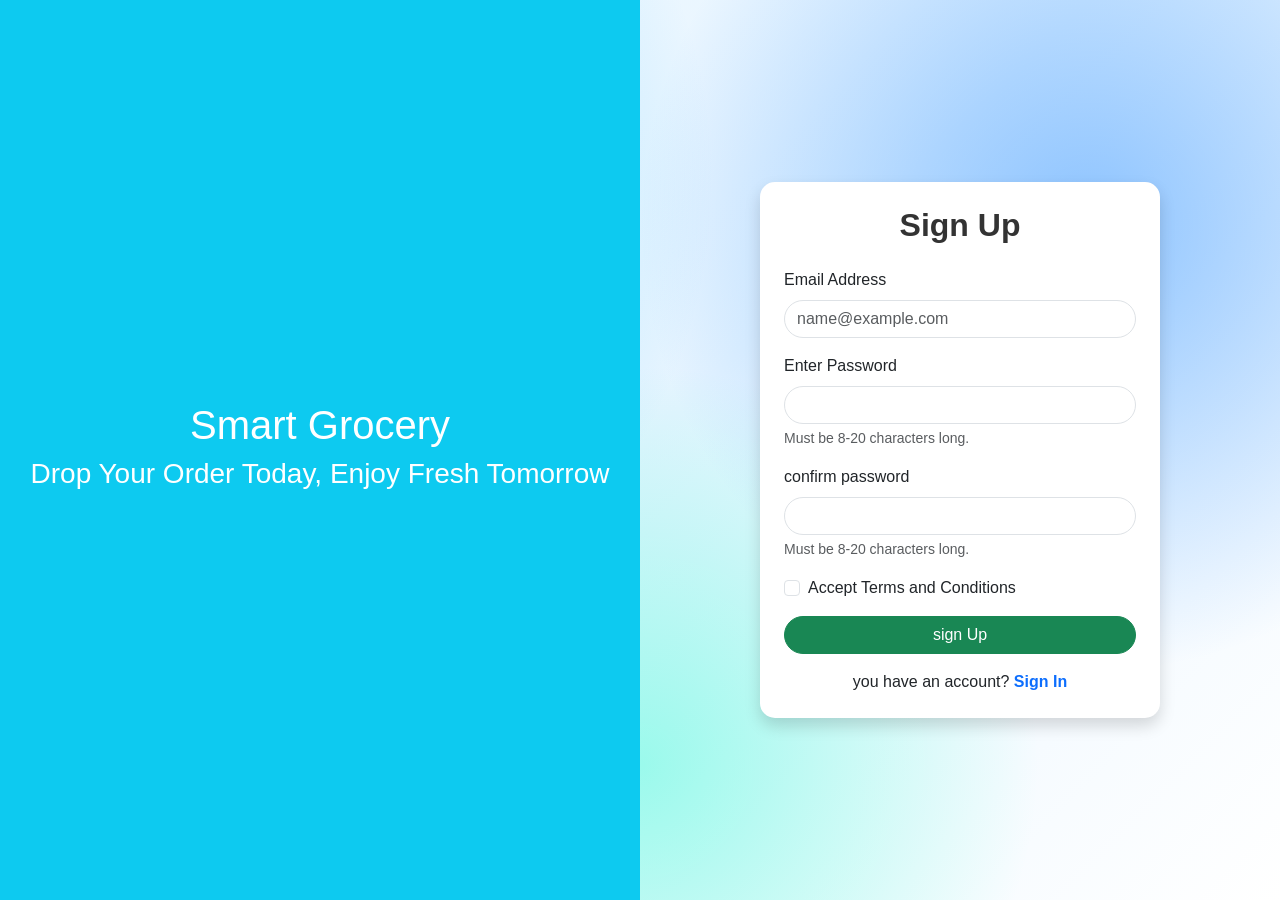
<file: signup.html>
<!DOCTYPE html>
<html lang="en">
    <head>
        <meta charset="UTF-8">
        <meta name="viewport" content="width=device-width, initial-scale=1.0">
        <title>Signup</title>
        <link
            href="https://cdn.jsdelivr.net/npm/bootstrap@5.3.8/dist/css/bootstrap.min.css"
            rel="stylesheet"
            integrity="sha384-sRIl4kxILFvY47J16cr9ZwB07vP4J8+LH7qKQnuqkuIAvNWLzeN8tE5YBujZqJLB"
            crossorigin="anonymous">
            <link rel="stylesheet" href="style.css">
    </head>
    <body class="bg-theme">
        <div class="container-fluid">
            <div class="row login-page vh-100">
                <div
                    class="col-md-6 d-flex justify-content-center align-items-center left-side bg-info text-white">
                    <div class="text-center">
                        <h1>Smart Grocery</h1>
                        <h3>Drop Your Order Today, Enjoy Fresh Tomorrow</h3>
                    </div>
                </div>

                <!-- Right Side -->
                <div
                    class="col-md-6 d-flex justify-content-center align-items-center bg-transparent">

                    <div class="card shadow p-4" style="width:400px;">

                        <h2 class="text-center mb-4">Sign Up</h2>

                        <form class="needs-validation" novalidate>

                            <!-- Email -->
                            <div class="mb-3">
                                <label for="email" class="form-label">Email
                                    Address</label>
                                <input type="email"
                                    class="form-control"
                                    id="email"
                                    placeholder="name@example.com"
                                    required>

                                <div class="invalid-feedback">
                                    Please enter a valid email.
                                </div>
                            </div>

                            <!-- Password -->
                            <div class="mb-3">
                                <label for="password"
                                    class="form-label"> Enter Password</label>

                                <input type="password"
                                    class="form-control"
                                    id="password"
                                    minlength="8"
                                    required>

                                <div class="form-text">
                                    Must be 8-20 characters long.
                                </div>

                                <div class="invalid-feedback">
                                    Password must contain at least 8 characters.
                                </div>
                            </div>

                            <!--confirm password-->

                            <div class="mb-3">
                                <label for="password"
                                    class="form-label">confirm password</label>

                                <input type="password"
                                    class="form-control"
                                    id="password"
                                    minlength="8"
                                    required>

                                <div class="form-text">
                                    Must be 8-20 characters long.
                                </div>

                                <div class="invalid-feedback">
                                    Password must contain at least 8 characters.
                                </div>
                            </div>

                            <!-- Checkbox -->
                            <div class="form-check mb-3">
                                <input class="form-check-input"
                                    type="checkbox"
                                    id="terms"
                                    required>

                                <label class="form-check-label" for="terms">
                                    Accept Terms and Conditions
                                </label>

                                <div class="invalid-feedback">
                                    Please accept the terms.
                                </div>
                            </div>

                            <div class="d-grid">
                                <button class="btn btn-success" type="submit">
                                    sign Up
                                </button>

                            </div>

                            <div class="text-center mt-3">
                                <p class="mb-0">
                                    you have an account?
                                    <a href="login.html"
                                        class="text-decoration-none fw-bold">
                                        Sign In
                                    </a>
                                </p>
                            </div>

                        </form>

                    </div>

                </div>

            </div>
        </div>
        <script
            src="https://cdn.jsdelivr.net/npm/bootstrap@5.3.8/dist/js/bootstrap.bundle.min.js">
            
        </script>
        
    </body>
</html>
</file>
<file: style.css>
body {
    margin: 0;
    background: #eef4ff;
}
.bg-theme{
  
    background:
    radial-gradient(circle at 15% 20%, rgba(0,174,255,.45) 0%, transparent 40%),
    radial-gradient(circle at 85% 25%, rgba(0,119,255,.40) 0%, transparent 35%),
    radial-gradient(circle at 50% 85%, rgba(0,255,200,.35) 0%, transparent 40%),
    linear-gradient(135deg,#f3faff,#e6f4ff,#ffffff);
    background-attachment: fixed;
    min-height:100vh;
}


.navbar{
    display:flex;
    justify-content:space-between;
    align-items:center;
    padding:15px 40px;
    width:95%;
    margin:15px auto;

    background:rgba(255,255,255,.18);
    backdrop-filter:blur(18px);
    -webkit-backdrop-filter:blur(18px);

    border:1px solid rgba(255,255,255,.25);
    border-radius:18px;

    box-shadow:0 10px 30px rgba(0,119,255,.15);

    top:10px;
    z-index:1000;
}

.left{
    display:flex;
    align-items:center;
    gap:20px;
}

.left h1{
    color:#008cff;
    margin:0;
    font-weight:700;
}

.left a{
    text-decoration:none;
    color:#234;
    font-weight:600;
    padding:8px 16px;
    border-radius:30px;
    transition:.3s;
}

.left a:hover{
    background:rgba(0,140,255,.12);
    color:#008cff;
}

.center{
    flex:1;
    display:flex;
    justify-content:center;
}

.center input{
    width:420px;
    padding:12px 18px;
    border:none;
    outline:none;
    border-radius:30px;
    background:rgba(255,255,255,.6);
    backdrop-filter:blur(10px);
    box-shadow:0 4px 15px rgba(0,0,0,.08);
}

.center input:focus{
    box-shadow:0 0 20px rgba(0,140,255,.35);
}

.right{
    display:flex;
    gap:12px;
    align-items:center;
}

.btn{
    border-radius:30px;
}

.dropdown-menu{
    border:none;
    border-radius:15px;
    box-shadow:0 10px 25px rgba(0,0,0,.15);
}

/* Product Cards */

.smart-pantry-card{
    background:linear-gradient(135deg,#eef7ff,#94c6e4);
    border:1px solid #b6e0fe;
    border-radius:20px;
    transition:0.4s;
    box-shadow:0 5px 15px rgba(0,0,0,0.08);
}

.smart-pantry-card h4{
    color:#0d6efd;
    font-weight:bold;
}

.smart-pantry-card p{
    color:#555;
}

.smart-pantry-card .btn{
    border-radius:25px;
}

.smart-pantry-card:hover{
    transform:translateY(-8px);
    background:linear-gradient(135deg,#d8efff,#c7e9ff);
    box-shadow:0 10px 25px rgba(13,110,253,0.15);
}

.product-card {
    transition: .3s;
    border: none;
    border-radius: 15px;
}

.product-card:hover {
    transform: translateY(-8px);
    box-shadow: 0 10px 20px rgba(0, 0, 0, .15);
}

.product-img {
    height: 180px;
    object-fit: cover;
}

.price {
    font-size: 20px;
    font-weight: bold;
    color: #0d6efd;
}

.old-price {
    text-decoration: line-through;
    color: gray;
    margin-left: 8px;
}

.stock {
    font-size: 14px;
}

.summary-card {
    border-radius: 15px;
}

.hero-circle {
    width: 420px;
    height: 420px;

}

.hero-img {
    width: 85%;
    animation: float 3s ease-in-out infinite;

    width: 320px;
    border-radius: 50%;

}

@keyframes float {
    50% {
        transform: translateY(-12px);
    }
}

@media(max-width:768px) {
    .hero-circle {
        width: 300px;
        height: 300px;
    }
}

.card {
    transition: all .3s ease;
    cursor: pointer;
    border-radius: 15px;
}

.card:hover {
    transform: translateY(-8px);

    border-color: #BDEBFF;
    box-shadow: 0 0 15px rgba(53, 102, 226, 0.6);
}

.card:active {
    transform: scale(.96);

}

.footer {
    background: #0d6efd;
    color: white;
    padding: 20px;
    margin-top: 50px;
}

/* How It Works Cards */
.how-card {
    border: none;
    border-radius: 18px;
    overflow: hidden;
    transition: all 0.4s ease-in-out;
    cursor: pointer;
}

/* Card Hover */
.how-card:hover {
    transform: translateY(-12px) scale(1.05);
    box-shadow: 0px 18px 35px rgba(0, 0, 0, 0.2) !important;
    background: linear-gradient(135deg, #87CEEB, #ffffff);
}

/* Image Animation */
.how-card img {
    transition: transform 0.4s ease;
}

.how-card:hover img {
    transform: scale(1.15) rotate(8deg);
}

/* Heading Animation */
.how-card h5 {
    transition: color 0.3s ease;
}

.how-card:hover h5 {
    color: #0077b6;
}

/* Paragraph */
.how-card p {
    transition: color 0.3s ease;
}

.how-card:hover p {
    color: #444;
}

h2 {
    color: #08a1f9
}

.card{
    border: none;
    border-radius: 15px;
    transition: .3s;
}

.card:hover{
    transform: translateY(-8px);
}

.card img{
    height: 180px;
    object-fit: contain;
}

.card h5{
    font-weight: 600;
}

.card h4{
    font-weight: bold;
}

.btn{
    border-radius: 10px;
}

/* Responsive */
@media(max-width:768px) {
    .how-card {
        margin-bottom: 20px;
    }
}

/* ===========================
   PRODUCTS PAGE
=========================== */

body {
    background: #f1f3f6;
    font-family: Arial, Helvetica, sans-serif;
}

/* Product Card */

.product-card {
    border: none;
    border-radius: 12px;
    transition: 0.3s;
    cursor: pointer;
    overflow: hidden;
    background: #fff;
    position: relative;
}

.product-card:hover {

    transform: translateY(-6px);

    box-shadow: 0 10px 25px rgba(0, 0, 0, .18);

}

/* Product Image */

.product-card img {

    height: 120px;

    object-fit: contain;

    padding: 12px;

    transition: .4s;

}

.product-card:hover img {

    transform: scale(1.08);

}

/* Card Body */

.product-card .card-body {

    padding: 10px;

}

.product-card h6 {

    font-size: 15px;

    font-weight: bold;

    margin-bottom: 6px;

    white-space: nowrap;

    overflow: hidden;

    text-overflow: ellipsis;

}

.product-card small {

    font-size: 12px;

}

.price {

    font-size: 17px;

    font-weight: bold;

    color: #0d6efd;

    margin: 8px 0;

}

/* Button */

.product-card button {

    border-radius: 8px;

    font-size: 13px;

    transition: .3s;

}

.product-card button:hover {

    transform: scale(1.04);

}

/* Offer Badge */

.offer {

    position: absolute;

    top: 8px;

    left: 8px;

    font-size: 11px;

    z-index: 100;

}

/* Search */

input[type="search"] {

    border-radius: 30px;

    padding: 10px 18px;

}

/* Navbar */

.navbar {

    box-shadow: 0 5px 15px rgba(0, 0, 0, .08);

}

/* Section Heading */

h2 {

    font-weight: bold;

    color: #333;

}

/* Card spacing */

.row {

    row-gap: 18px;

}

/* Mobile */

@media(max-width:576px) {

    .product-card img {

        height: 90px;

    }

    .product-card h6 {

        font-size: 13px;

    }

    .price {

        font-size: 14px;

    }

    .btn-sm {

        font-size: 11px;

        padding: 5px;

    }

}





/* Tablet */

@media(min-width:577px) and (max-width:991px) {

    .product-card img {

        height: 110px;

    }

}

/* Desktop */



/* Scrollbar */

::-webkit-scrollbar {

    width: 8px;

}

::-webkit-scrollbar-thumb {

    background: #0d6efd;

    border-radius: 20px;

}

::-webkit-scrollbar-track {

    background: #eee;

}

.glass{
background:rgba(255,255,255,.65);
backdrop-filter:blur(15px);
border-radius:18px;
box-shadow:0 8px 25px rgba(0,123,255,.12);
}

.summary-box{
text-align:center;
padding:18px;
}

.product-card img{
height:180px;
object-fit:contain;
padding:15px;
}

.product-card{
transition:.3s;
}

.product-card:hover{
transform:translateY(-5px);
}

.badge-ai{
background:#0dcaf0;
}
/* Cart Cards */
.glass-card{
    border: none;
    border-radius: 18px;
    background: rgba(255,255,255,.45);
    backdrop-filter: blur(12px);
    box-shadow: 0 8px 20px rgba(0,0,0,.08);
    transition: .3s;
}

.glass-card:hover{
    transform: translateY(-5px);
    box-shadow: 0 15px 30px rgba(13,110,253,.15);
}

/* Product  */
.cart-img{
    width: 80px;
    height: 80px;
    object-fit: contain;
}

/* Quantity Buttons */
.qty-btn{
    width: 35px;
    height: 35px;
    border-radius: 50%;
    padding: 0;
}

/* Offer Box */
.offer-box{
    background: #f5f9ff;
    border-left: 4px solid #0d6efd;
    border-radius: 10px;
    padding: 10px 15px;
}

/* Bill Card */
.bill-card{
    border: none;
    border-radius: 18px;
}

/* Buttons */
.btn-primary,
.btn-success{
    border-radius: 25px;
}

/* Inputs */
.form-control{
    border-radius: 25px;
}

/* Mobile Responsive */
@media (max-width:768px){

    .cart-img{
        width: 60px;
        height: 60px;
        margin-bottom: 10px;
    }

    .glass-card{
        margin-bottom: 20px;
    }

    .qty-btn{
        width: 32px;
        height: 32px;
    }

    h4{
        font-size: 18px;
    }

    .col-lg-4{
        margin-top: 20px;
    }
}

.pantry-hero{
    margin-top:40px;
}



.pantry-hero .btn{
    border-radius:25px;
}
.search-box{
    border-radius:25px;
}

.dashboard-card{
    border:none;
    border-radius:20px;
    transition:.3s;
}

.dashboard-card:hover{
    transform:translateY(-5px);
}

.pantry-img{
    width:100%;
    height:200px;
    object-fit:contain;
    display:block;
    margin:auto;
    padding:15px;
}

.rice-card:hover,
.milk-card:hover,
.oil-card:hover,
.sugar-card:hover{
    transform: translateY(-5px);
}
.rice-card,
.milk-card,
.oil-card,
.sugar-card,
.eggs-card,
.bread-card,
.shampoo-card,
.vegetables-card{
    border:none;
    border-radius:20px;
    overflow:hidden;
    transition:.3s;
}








/* Responsive */
@media(max-width:768px) {
    .how-card {
        margin-bottom: 20px;
    }

    .hero-circle {
        width: 300px;
        height: 300px;
    }

}

@media(min-width:992px) {

    .product-card img {

        height: 130px;

    }

}
</file>
